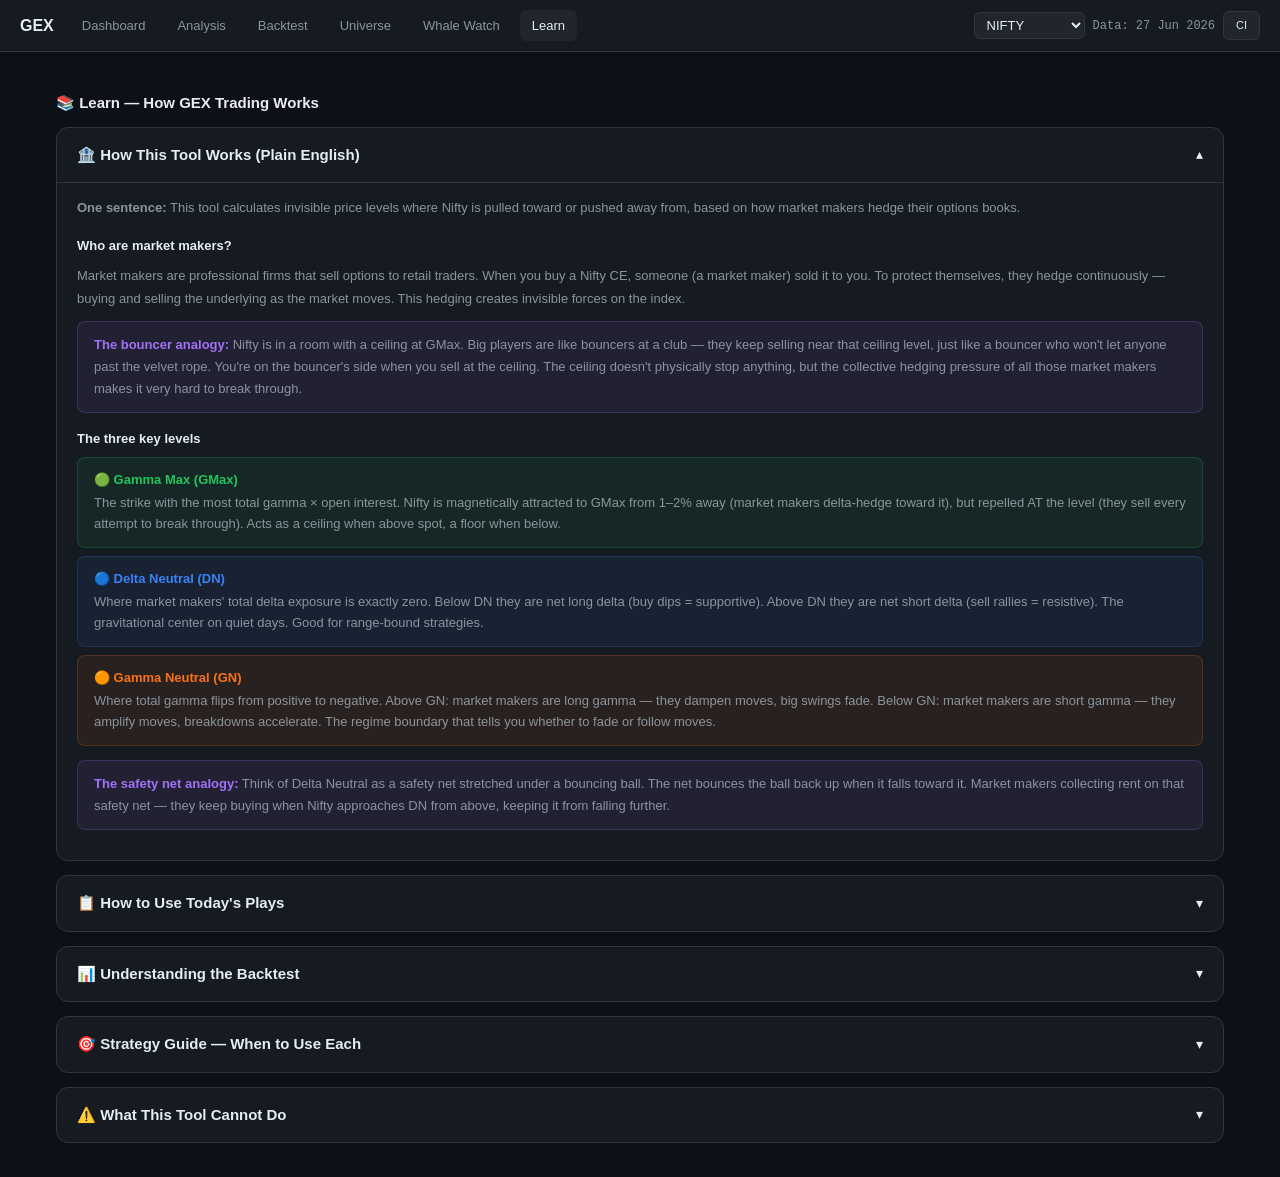
<file: learn.html>
<!DOCTYPE html>
<html lang="en">
<head>
<meta charset="UTF-8"><meta name="viewport" content="width=device-width,initial-scale=1">
<title>GEX Learn — India Options</title>
<link rel="stylesheet" href="./css/style.css">
<style>
.learn-section { background:var(--bg-card); border:1px solid var(--border); border-radius:12px; margin-bottom:14px; overflow:hidden; }
.learn-header { padding:16px 20px; cursor:pointer; display:flex; align-items:center; justify-content:space-between; }
.learn-header:hover { background:var(--bg-card-hover); }
.learn-title { font-size:15px; font-weight:700; }
.learn-body { padding:4px 20px 20px; border-top:1px solid var(--border); }
.learn-body p { color:var(--text-muted); font-size:13px; line-height:1.75; margin:10px 0; }
.learn-body h3 { font-size:13px; font-weight:700; margin:16px 0 6px; color:var(--text-primary); }
.learn-body ul { color:var(--text-muted); font-size:13px; line-height:1.8; padding-left:20px; }
.learn-body li { margin-bottom:4px; }
.level-box { border-radius:8px; padding:12px 16px; margin:8px 0; }
.level-gmax { background:rgba(34,197,94,.08);  border:1px solid rgba(34,197,94,.2); }
.level-dn   { background:rgba(59,130,246,.08); border:1px solid rgba(59,130,246,.2); }
.level-gn   { background:rgba(249,115,22,.08); border:1px solid rgba(249,115,22,.2); }
.level-name { font-weight:700; font-size:13px; margin-bottom:4px; }
.level-desc { color:var(--text-muted); font-size:13px; line-height:1.6; }
.analogy-box { background:rgba(167,114,247,.08); border:1px solid rgba(167,114,247,.2); border-radius:8px; padding:12px 16px; margin:10px 0; font-size:13px; color:var(--text-muted); line-height:1.7; }
.analogy-box strong { color:var(--purple); }
.rule-grid { display:grid; grid-template-columns:1fr 1fr; gap:10px; margin:12px 0; }
@media(max-width:600px){ .rule-grid { grid-template-columns:1fr; } }
.rule-card { background:var(--bg-primary); border-radius:8px; padding:12px 14px; }
.rule-card .rule-title { font-size:12px; font-weight:700; margin-bottom:6px; }
.rule-card .rule-body { font-size:12px; color:var(--text-muted); line-height:1.6; }
.decision-table { width:100%; font-size:12px; margin:12px 0; }
.decision-table th { background:var(--bg-input); padding:8px 12px; text-align:left; font-size:11px; text-transform:uppercase; letter-spacing:.4px; color:var(--text-muted); }
.decision-table td { padding:8px 12px; border-bottom:1px solid rgba(48,54,61,.4); }
.decision-table tr:last-child td { border-bottom:none; }
.stat-highlight { display:inline-block; font-size:22px; font-weight:700; font-family:var(--mono); margin-right:6px; }
.warn-box { background:rgba(248,81,73,.07); border:1px solid rgba(248,81,73,.2); border-radius:8px; padding:12px 14px; margin:10px 0; font-size:13px; color:var(--text-muted); }
</style>
</head>
<body>
<nav class="nav" id="nav"></nav>
<div class="page">
  <div class="section-header">
    <span class="section-title">📚 Learn — How GEX Trading Works</span>
  </div>

  <!-- Section 1 -->
  <div class="learn-section" id="sec-0">
    <div class="learn-header" onclick="toggle(0)">
      <span class="learn-title">🏦 How This Tool Works (Plain English)</span>
      <span id="chv-0">▾</span>
    </div>
    <div class="learn-body" id="bod-0" style="display:none">
      <p><strong>One sentence:</strong> This tool calculates invisible price levels where Nifty is pulled toward or pushed away from, based on how market makers hedge their options books.</p>

      <h3>Who are market makers?</h3>
      <p>Market makers are professional firms that sell options to retail traders. When you buy a Nifty CE, someone (a market maker) sold it to you. To protect themselves, they hedge continuously — buying and selling the underlying as the market moves. This hedging creates invisible forces on the index.</p>

      <div class="analogy-box">
        <strong>The bouncer analogy:</strong> Nifty is in a room with a ceiling at GMax. Big players are like bouncers at a club — they keep selling near that ceiling level, just like a bouncer who won't let anyone past the velvet rope. You're on the bouncer's side when you sell at the ceiling. The ceiling doesn't physically stop anything, but the collective hedging pressure of all those market makers makes it very hard to break through.
      </div>

      <h3>The three key levels</h3>
      <div class="level-box level-gmax">
        <div class="level-name" style="color:#22c55e">🟢 Gamma Max (GMax)</div>
        <div class="level-desc">The strike with the most total gamma × open interest. Nifty is magnetically attracted to GMax from 1–2% away (market makers delta-hedge toward it), but repelled AT the level (they sell every attempt to break through). Acts as a ceiling when above spot, a floor when below.</div>
      </div>
      <div class="level-box level-dn">
        <div class="level-name" style="color:#3b82f6">🔵 Delta Neutral (DN)</div>
        <div class="level-desc">Where market makers' total delta exposure is exactly zero. Below DN they are net long delta (buy dips = supportive). Above DN they are net short delta (sell rallies = resistive). The gravitational center on quiet days. Good for range-bound strategies.</div>
      </div>
      <div class="level-box level-gn">
        <div class="level-name" style="color:#f97316">🟠 Gamma Neutral (GN)</div>
        <div class="level-desc">Where total gamma flips from positive to negative. Above GN: market makers are long gamma — they dampen moves, big swings fade. Below GN: market makers are short gamma — they amplify moves, breakdowns accelerate. The regime boundary that tells you whether to fade or follow moves.</div>
      </div>

      <div class="analogy-box" style="margin-top:14px">
        <strong>The safety net analogy:</strong> Think of Delta Neutral as a safety net stretched under a bouncing ball. The net bounces the ball back up when it falls toward it. Market makers collecting rent on that safety net — they keep buying when Nifty approaches DN from above, keeping it from falling further.
      </div>
    </div>
  </div>

  <!-- Section 2 -->
  <div class="learn-section" id="sec-1">
    <div class="learn-header" onclick="toggle(1)">
      <span class="learn-title">📋 How to Use Today's Plays</span>
      <span id="chv-1">▾</span>
    </div>
    <div class="learn-body" id="bod-1" style="display:none">
      <h3>Daily workflow</h3>
      <div class="rule-grid">
        <div class="rule-card"><div class="rule-title">9:00 AM</div><div class="rule-body">Check Telegram / dashboard for morning signal. Note GMax distance and direction.</div></div>
        <div class="rule-card"><div class="rule-title">9:15–9:30 AM</div><div class="rule-body">Watch if Nifty is actually moving toward GMax. DO NOT enter blindly at open — wait for confirmation.</div></div>
        <div class="rule-card"><div class="rule-title">Entry trigger</div><div class="rule-body">Enter when Nifty has moved 0.3%+ in the direction of GMax in the first 15 min, or on a confirmed bounce at DN/GN.</div></div>
        <div class="rule-card"><div class="rule-title">Exit rules</div><div class="rule-body">SELL plays: target +50% decay, stop at +33% move against. BUY plays: target +100% double, stop at -50%.</div></div>
      </div>

      <h3>Entry price sweet spot</h3>
      <table class="decision-table">
        <thead><tr><th>Option price</th><th>Move needed to double</th><th>How often</th><th>Verdict</th></tr></thead>
        <tbody>
          <tr><td>₹50–₹100</td><td>0.8–1.5% Nifty move</td><td>40–50× per year</td><td style="color:#22c55e">✓ Target zone</td></tr>
          <tr><td>₹100–₹150</td><td>1.5–2.5% move</td><td>15–20× per year</td><td style="color:#22c55e">✓ OK</td></tr>
          <tr><td>₹150–₹250</td><td>2.5–3.5% move</td><td>4–8× per year</td><td style="color:#f59e0b">⚠ Harder</td></tr>
          <tr><td>&gt;₹250</td><td>&gt;3.5% move</td><td>1–2× per year</td><td style="color:#f87149">✗ Avoid</td></tr>
        </tbody>
      </table>
      <p style="font-size:12px;color:var(--text-muted)">Tool targets delta 0.20–0.30 options (₹50–₹150). These have the best math for intraday plays.</p>

      <h3>GMax distance sweet spot</h3>
      <table class="decision-table">
        <thead><tr><th>Distance</th><th>Historical positive rate</th><th>Why</th></tr></thead>
        <tbody>
          <tr><td>&lt; 0.5% away</td><td style="color:#f87149">~4.5%</td><td style="color:var(--text-muted)">MMs are actively resisting — at the level already</td></tr>
          <tr><td>0.5–0.8%</td><td style="color:#f59e0b">~28%</td><td style="color:var(--text-muted)">Transitional — approaching resistance</td></tr>
          <tr><td>0.8–2.0%</td><td style="color:#22c55e">~43%</td><td style="color:var(--text-muted)">Sweet spot — being pulled toward GMax</td></tr>
          <tr><td>&gt; 2.0%</td><td style="color:var(--text-muted)">Skipped</td><td style="color:var(--text-muted)">Too far for same-day GMax touch</td></tr>
        </tbody>
      </table>

      <h3>Hardy's +100% rule (for BUY plays)</h3>
      <div class="analogy-box">
        <strong>Rule 1:</strong> Put maximum 1% of capital on any single play.<br>
        <strong>Rule 2:</strong> When the option doubles, sell HALF — you've recovered your full cost.<br>
        <strong>Rule 3:</strong> Let the remaining half ride for free. It can go 200–300% more.<br>
        <strong>Rule 4:</strong> Exit at -50% stop if it doesn't move.<br><br>
        Hardy's exact words: "Sell enough to get your principal back, freeroll the rest."
      </div>
    </div>
  </div>

  <!-- Section 3 -->
  <div class="learn-section" id="sec-2">
    <div class="learn-header" onclick="toggle(2)">
      <span class="learn-title">📊 Understanding the Backtest</span>
      <span id="chv-2">▾</span>
    </div>
    <div class="learn-body" id="bod-2" style="display:none">
      <h3>Methodology</h3>
      <ul>
        <li><strong>Entry:</strong> Next morning's open price (Day D+1 open) — the price you'd actually pay</li>
        <li><strong>Exit (intraday):</strong> If bhavcopy high ≥ 2× entry → WIN. If low ≤ 0.5× entry → STOPPED OUT</li>
        <li><strong>Exit (EOD):</strong> If neither triggered intraday, use EOD settlement price</li>
        <li><strong>Slippage:</strong> 5% applied to both entry and exit to model bid-ask spread</li>
        <li><strong>VIX filter:</strong> No plays on days with VIX outside [14, 30]</li>
        <li><strong>Regime filter:</strong> SELL CE suppressed when spot &gt; GMax (breakout mode)</li>
      </ul>

      <p style="font-size:12px;color:var(--text-muted)">Why the old method was wrong: An option could go from ₹200 to ₹400 at 11am then settle back at ₹210 at EOD. The old backtest called it NEUTRAL (+5%). The current methodology counts it as a WIN because it doubled intraday.</p>

      <h3>Result categories</h3>
      <div class="rule-grid">
        <div class="rule-card"><div class="rule-title" style="color:#22c55e">WIN</div><div class="rule-body">Option doubled (+100%) intraday. Sold half at +100%, let rest ride. Clean outcome.</div></div>
        <div class="rule-card"><div class="rule-title" style="color:#3b82f6">NEUTRAL</div><div class="rule-body">Gained but didn't double (+1% to +99%). Time decay + small move. Good outcome if you were selling.</div></div>
        <div class="rule-card"><div class="rule-title" style="color:var(--text-muted)">SCRATCH</div><div class="rule-body">Small loss (0% to -33%). Stopped out but limited damage. Acceptable.</div></div>
        <div class="rule-card"><div class="rule-title" style="color:#f87149">LOSS</div><div class="rule-body">Hit full stop loss (-50%). After VIX + regime fixes: 0 catastrophic losses in 6-month backtest.</div></div>
      </div>

      <h3>Corrected 6-month results (Jun 2026)</h3>
      <div style="display:flex;gap:20px;flex-wrap:wrap;margin:12px 0;padding:16px;background:var(--bg-primary);border-radius:8px">
        <div><span class="stat-highlight" style="color:#22c55e">53%</span><span style="font-size:12px;color:var(--text-muted)">W+N Rate</span></div>
        <div><span class="stat-highlight">-3.5%</span><span style="font-size:12px;color:var(--text-muted)">Avg P&amp;L</span></div>
        <div><span class="stat-highlight" style="color:#22c55e">0%</span><span style="font-size:12px;color:var(--text-muted)">Catastrophic losses</span></div>
        <div><span class="stat-highlight">120</span><span style="font-size:12px;color:var(--text-muted)">Trading days</span></div>
        <div><span class="stat-highlight">41</span><span style="font-size:12px;color:var(--text-muted)">Days gated by VIX</span></div>
      </div>
      <p style="font-size:12px;color:var(--text-muted)">3 critical bugs were fixed (T-bug in gamma calc, inverted slippage, inflated WIN threshold). The old dashboard showed 70% W+N — that was wrong. 53% on valid-regime days is the honest number. Premium selling (Iron Condor / Strangle) beats premium buying: 65% of plays had NEUTRAL or SCRATCH outcomes, meaning sellers kept most of the premium.</p>
    </div>
  </div>

  <!-- Section 4 -->
  <div class="learn-section" id="sec-3">
    <div class="learn-header" onclick="toggle(3)">
      <span class="learn-title">🎯 Strategy Guide — When to Use Each</span>
      <span id="chv-3">▾</span>
    </div>
    <div class="learn-body" id="bod-3" style="display:none">
      <table class="decision-table">
        <thead><tr><th>Condition</th><th>Strategy</th><th>Why</th></tr></thead>
        <tbody>
          <tr><td>GMax 0.8–2% away, direction confirmed</td><td style="color:#3b82f6">BUY CE/PE</td><td style="color:var(--text-muted)">Being pulled toward GMax — momentum play</td></tr>
          <tr><td>GMax &gt;2% away, VIX 14–18</td><td style="color:#f59e0b">SELL premium (Iron Condor / Strangle)</td><td style="color:var(--text-muted)">Range-bound — collect theta. GEX defines safe range.</td></tr>
          <tr><td>Thursday + spot within 1% of GMax</td><td style="color:#22c55e">Gamma Pin Trade (sell ATM straddle)</td><td style="color:var(--text-muted)">Weekly expiry pins to GMax — most reliable setup</td></tr>
          <tr><td>VIX &gt; 18</td><td style="color:#a855f7">IV Rank Sell (Iron Fly at DN)</td><td style="color:var(--text-muted)">Elevated IV = expensive options. Sell at DN, collect premium, win on vol mean reversion (65–70% rate).</td></tr>
          <tr><td>VIX &lt; 14</td><td style="color:#f87149">Sit out / very small size</td><td style="color:var(--text-muted)">Options cheap — buyers have poor math, sellers have thin edge</td></tr>
          <tr><td>Spot &gt; GMax (breakout mode)</td><td style="color:#f87149">No SELL CE — wait for reset</td><td style="color:var(--text-muted)">MMs short gamma now — GMax flipped to support. Selling calls is dangerous.</td></tr>
        </tbody>
      </table>

      <div class="analogy-box" style="margin-top:12px">
        <strong>The #1 rule:</strong> Never buy an option priced above ₹150 expecting it to double same day. The math requires a 3%+ Nifty move which happens 1–2× per year. Stick to ₹50–₹100 options where a 1% move does the job.
      </div>
    </div>
  </div>

  <!-- Section 5 -->
  <div class="learn-section" id="sec-4">
    <div class="learn-header" onclick="toggle(4)">
      <span class="learn-title">⚠️ What This Tool Cannot Do</span>
      <span id="chv-4">▾</span>
    </div>
    <div class="learn-body" id="bod-4" style="display:none">
      <div class="warn-box">
        <ul style="list-style:none;padding:0">
          <li style="margin-bottom:10px">⏰ <strong>Uses yesterday's data</strong> — GEX levels are calculated from EOD bhavcopy. Intraday OI shifts can change levels meaningfully. Always verify direction at 9:15 AM before entering.</li>
          <li style="margin-bottom:10px">👁 <strong>No intraday monitoring</strong> — You must watch for your exit conditions yourself (option doubling or hitting stop). This is not an algo — it generates the setup, you execute it.</li>
          <li style="margin-bottom:10px">🏪 <strong>India F&amp;O is 90% retail</strong> — GEX theory assumes market-maker dominance. On index options (Nifty) this holds well. On individual stocks, MMs are less dominant — results are weaker.</li>
          <li style="margin-bottom:10px">📅 <strong>Expect 5–15 WIN days per 6 months</strong> — Most days will be NEUTRAL or SCRATCH. That's fine if you follow the +100% / -50% rule — wins are big, losses are small.</li>
          <li style="margin-bottom:10px">🚫 <strong>Not financial advice</strong> — Always use defined-risk structures (spreads, not naked options). Never risk more than 1% of capital per play. Options can expire worthless.</li>
        </ul>
      </div>
      <p style="font-size:12px;color:var(--text-muted)">Inspired by <strong>u/hardyrekshin</strong> (<a href="https://options.hardyrekshin.com" style="color:var(--blue)" target="_blank">options.hardyrekshin.com</a>) — same GEX approach adapted for India's Nifty market.</p>
    </div>
  </div>

</div>

<script src="./js/utils.js"></script><script src="./js/api.js"></script><script src="./js/nav.js"></script>
<script>
function toggle(i) {
  const body = document.getElementById('bod-'+i);
  const chv  = document.getElementById('chv-'+i);
  const open = body.style.display !== 'block';
  body.style.display = open ? 'block' : 'none';
  chv.textContent = open ? '▴' : '▾';
}
// Open first section by default
document.addEventListener('DOMContentLoaded', () => { buildNav('learn'); toggle(0); });
</script>
</body>
</html>
</file>
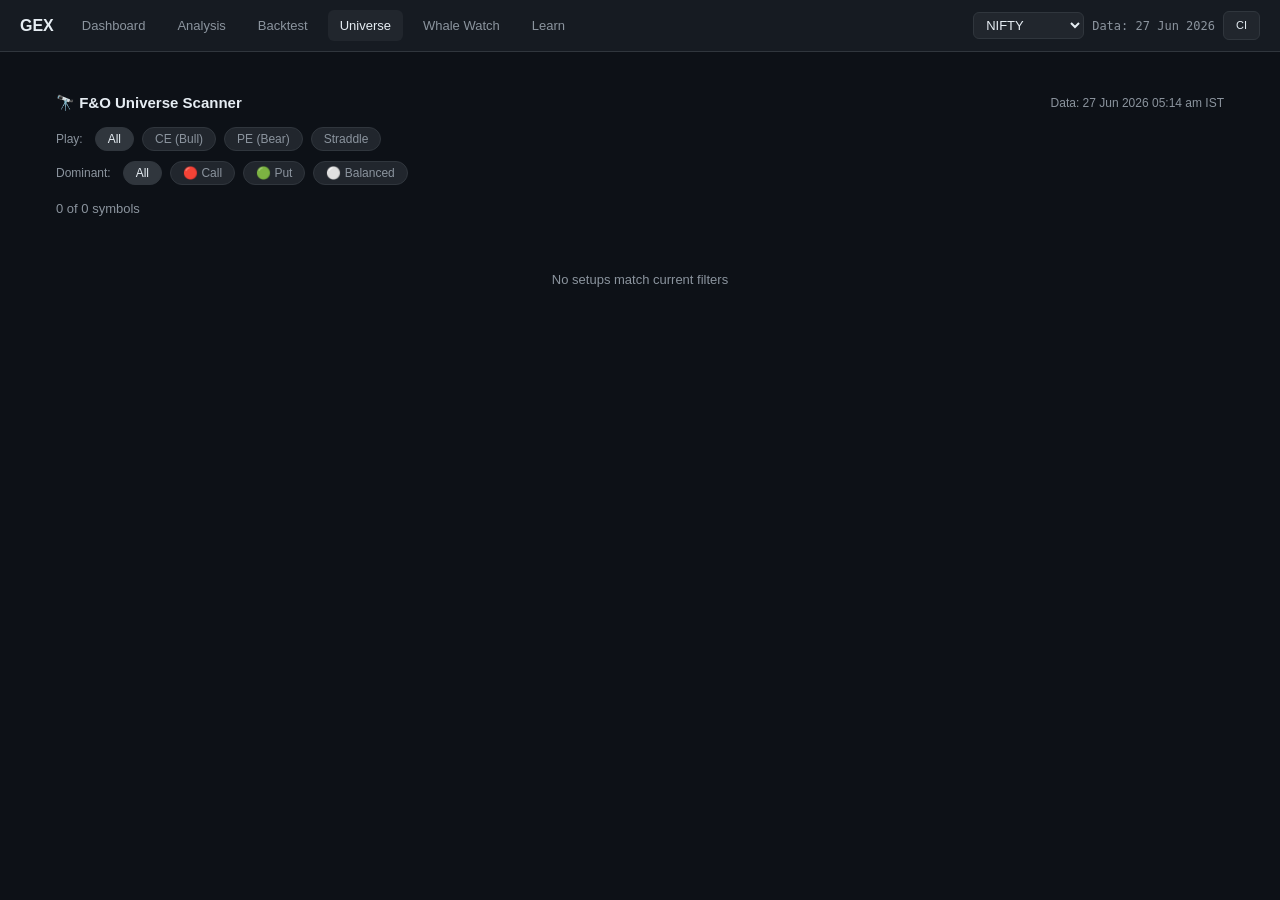
<file: universe.html>
<!DOCTYPE html>
<html lang="en">
<head>
<meta charset="UTF-8"><meta name="viewport" content="width=device-width,initial-scale=1">
<title>F&O Universe — GEX</title>
<link rel="stylesheet" href="./css/style.css">
<style>
.setup-grid { display:grid; grid-template-columns:repeat(auto-fill,minmax(240px,1fr)); gap:10px; margin-top:12px; }
.setup-card { background:var(--bg-card); border:1px solid var(--border); border-radius:8px; padding:14px 16px; cursor:pointer; transition:border-color .15s; }
.setup-card:hover { border-color:var(--amber); }
.setup-card.sell { border-left:3px solid var(--amber); }
.setup-card.buy  { border-left:3px solid var(--green); }
.setup-sym  { font-size:15px; font-weight:700; font-family:var(--mono); }
.setup-meta { font-size:12px; color:var(--text-muted); margin-top:4px; display:flex; gap:10px; flex-wrap:wrap; }
.setup-levels { font-size:12px; margin-top:8px; display:grid; grid-template-columns:1fr 1fr; gap:4px; }
.setup-lv { display:flex; flex-direction:column; }
.setup-lv .lbl { font-size:10px; color:var(--text-muted); text-transform:uppercase; letter-spacing:.4px; }
.setup-lv .val { font-family:var(--mono); font-size:13px; font-weight:600; }
.no-results { grid-column:1/-1; padding:40px; text-align:center; color:var(--text-muted); font-size:13px; }
</style>
</head>
<body>
<nav class="nav" id="nav"></nav>
<div class="page">
  <div class="section-header">
    <span class="section-title">&#128301; F&amp;O Universe Scanner</span>
    <span id="univ-ts" style="font-size:12px;color:var(--text-muted)"></span>
  </div>

  <div class="filter-row" id="filter-play">
    <span style="font-size:12px;color:var(--text-muted);align-self:center;margin-right:4px">Play:</span>
    <button class="filter-btn active" onclick="setPlay('ALL')">All</button>
    <button class="filter-btn" onclick="setPlay('CE')">CE (Bull)</button>
    <button class="filter-btn" onclick="setPlay('PE')">PE (Bear)</button>
    <button class="filter-btn" onclick="setPlay('STRADDLE')">Straddle</button>
  </div>

  <div class="filter-row" id="filter-side" style="margin-top:-4px">
    <span style="font-size:12px;color:var(--text-muted);align-self:center;margin-right:4px">Dominant:</span>
    <button class="filter-btn active" onclick="setSide('ALL')">All</button>
    <button class="filter-btn" onclick="setSide('CALL')">&#128308; Call</button>
    <button class="filter-btn" onclick="setSide('PUT')">&#128994; Put</button>
    <button class="filter-btn" onclick="setSide('BALANCED')">&#9898; Balanced</button>
  </div>

  <div id="univ-count" style="font-size:13px;color:var(--text-muted);margin-bottom:4px"></div>
  <div id="setup-grid" class="setup-grid">
    <div class="skeleton skel-card"></div>
    <div class="skeleton skel-card"></div>
    <div class="skeleton skel-card"></div>
    <div class="skeleton skel-card"></div>
    <div class="skeleton skel-card"></div>
    <div class="skeleton skel-card"></div>
  </div>
</div>

<script src="./js/utils.js"></script><script src="./js/api.js"></script><script src="./js/nav.js"></script>
<script>
let _all = [], _play = 'ALL', _side = 'ALL';

document.addEventListener('DOMContentLoaded', async () => {
  buildNav('universe');
  try {
    const data = await API.getUniverse();
    // Actual shape: { generated_at, bhavcopy_date, vix, total_results, setups: [...] }
    // Each setup: { symbol, spot, gamma_max, delta_neutral, gmax_distance_pct,
    //               lot_size, total_oi, pc_ratio_at_gmax, dominant_side, suggested_play }
    _all = data.setups || data.results || data.symbols || data.data || [];
    if (!Array.isArray(_all)) _all = Object.values(_all);

    const ts = data.generated_at || data.scan_date || data.timestamp || '';
    if (ts) document.getElementById('univ-ts').textContent = 'Data: ' + fmtTs(ts);
    renderGrid();
  } catch(e) {
    document.getElementById('setup-grid').innerHTML = '<div class="no-results">No universe data available — run the universe scanner to populate.</div>';
  }
});

function setPlay(v) {
  _play = v;
  document.querySelectorAll('#filter-play .filter-btn').forEach(b => {
    b.classList.toggle('active', b.textContent.trim() === (v === 'ALL' ? 'All' : v === 'CE' ? 'CE (Bull)' : v === 'PE' ? 'PE (Bear)' : 'Straddle'));
  });
  renderGrid();
}

function setSide(v) {
  _side = v;
  document.querySelectorAll('#filter-side .filter-btn').forEach(b => {
    const map = { ALL: 'All', CALL: 'Call', PUT: 'Put', BALANCED: 'Balanced' };
    b.classList.toggle('active', b.textContent.replace(/[^\w]/g,'').trim() === (map[v] || v));
  });
  renderGrid();
}

function renderGrid() {
  let filtered = _all;

  if (_play !== 'ALL') {
    filtered = filtered.filter(s => (s.suggested_play || '').toUpperCase() === _play);
  }
  if (_side !== 'ALL') {
    filtered = filtered.filter(s => (s.dominant_side || '').toUpperCase() === _side);
  }

  document.getElementById('univ-count').textContent = filtered.length + ' of ' + _all.length + ' symbols';

  const grid = document.getElementById('setup-grid');
  if (!filtered.length) {
    grid.innerHTML = '<div class="no-results">No setups match current filters</div>';
    return;
  }

  grid.innerHTML = filtered.slice(0, 120).map(s => {
    const sym      = s.symbol || '?';
    const spot     = s.spot || 0;
    const gmax     = s.gamma_max;
    const dn       = s.delta_neutral;
    const dist     = s.gmax_distance_pct;
    const play     = (s.suggested_play || '').toUpperCase();
    const side     = (s.dominant_side || '').toUpperCase();
    const pcRatio  = s.pc_ratio_at_gmax;

    // Direction class: PE = bearish (sell-biased), CE = bullish (buy-biased)
    const dirClass = play === 'PE' ? 'sell' : play === 'CE' ? 'buy' : '';
    const badge    = play === 'PE'
      ? '<span class="badge badge-sell">&#8681; PE</span>'
      : play === 'CE'
        ? '<span class="badge badge-buy">&#8679; CE</span>'
        : play === 'STRADDLE'
          ? '<span class="badge" style="background:#444;color:#ccc">&#8597; STR</span>'
          : '';

    const sideColor = side === 'CALL' ? 'var(--green)' : side === 'PUT' ? 'var(--amber)' : 'var(--text-muted)';
    const distStr   = dist != null ? (dist >= 0 ? '+' : '') + dist.toFixed(2) + '%' : '—';

    return '<div class="setup-card ' + dirClass + '" onclick="loadSymDetail(\'' + sym + '\')" style="cursor:pointer">'
      + '<div style="display:flex;align-items:center;justify-content:space-between">'
      +   '<span class="setup-sym">' + sym + '</span>'
      +   badge
      + '</div>'
      + '<div class="setup-meta">'
      +   '<span>Spot <strong style="color:var(--text-primary);font-family:var(--mono)">' + fmt(spot) + '</strong></span>'
      +   '<span style="color:' + sideColor + '">' + (side || '—') + '</span>'
      + '</div>'
      + '<div class="setup-levels">'
      +   '<div class="setup-lv"><span class="lbl" style="color:var(--level-gmax)">GMax</span><span class="val">' + (fmt(gmax) || '—') + '</span></div>'
      +   '<div class="setup-lv"><span class="lbl" style="color:var(--level-dn)">DN</span><span class="val">' + (fmt(dn) || '—') + '</span></div>'
      +   '<div class="setup-lv"><span class="lbl">Dist</span><span class="val">' + distStr + '</span></div>'
      +   '<div class="setup-lv"><span class="lbl">P/C</span><span class="val">' + (pcRatio != null ? pcRatio.toFixed(2) : '—') + '</span></div>'
      + '</div>'
      + '</div>';
  }).join('');
}
</script>

<style>
.sym-detail-overlay {
  display:none; position:fixed; inset:0;
  background:rgba(0,0,0,.65); z-index:100; backdrop-filter:blur(2px);
}
.sym-detail-panel {
  position:absolute; right:0; top:0; bottom:0; width:min(500px,100vw);
  background:var(--bg-card); border-left:1px solid var(--border);
  overflow-y:auto; padding:20px 22px; display:flex; flex-direction:column; gap:12px;
}
.sym-detail-header { display:flex; justify-content:space-between; align-items:center; }
.sym-detail-close  {
  background:none; border:1px solid var(--border); color:var(--text-muted);
  padding:4px 10px; border-radius:6px; cursor:pointer; font-size:18px; line-height:1;
}
.sym-play-card {
  background:var(--bg-input); border:1px solid var(--border);
  border-radius:8px; padding:12px 14px; border-left:3px solid var(--amber);
  margin-bottom:8px;
}
.sym-play-card.buy { border-left-color:var(--green); }
.sym-eli5 {
  background:rgba(88,166,255,.07); border:1px solid rgba(88,166,255,.2);
  border-radius:6px; padding:10px 12px; font-size:12px; color:var(--text-secondary);
  margin-top:8px;
}
.sym-eli5-lbl {
  font-size:10px; color:var(--blue); text-transform:uppercase;
  letter-spacing:.5px; font-weight:700; margin-bottom:4px;
}
.sym-meta-row {
  display:flex; flex-wrap:wrap; gap:10px; font-size:12px; color:var(--text-muted);
  padding:8px 0; border-bottom:1px solid var(--border); margin-bottom:4px;
}
.sym-meta-row strong { color:var(--text-primary); font-family:var(--mono); }
</style>

<!-- Symbol detail slide-in panel -->
<div class="sym-detail-overlay" id="sym-overlay"
     onclick="if(event.target===this)closeSymDetail()">
  <div class="sym-detail-panel" id="sym-panel">
    <div class="sym-detail-header">
      <span id="sym-detail-title" style="font-size:20px;font-weight:800"></span>
      <button class="sym-detail-close" onclick="closeSymDetail()">✕</button>
    </div>
    <div class="sym-meta-row" id="sym-detail-meta">Loading…</div>
    <div id="sym-detail-plays"></div>
  </div>
</div>

<script>
function closeSymDetail() {
  document.getElementById('sym-overlay').style.display = 'none';
}

function _eli5Short(p, sym) {
  var s      = sym || 'the stock';
  var strike = p.strike || 0;
  var ltp    = p.ltp || p.approx_ltp || 0;
  var otype  = (p.option_type || 'CE').toUpperCase();
  var above  = otype === 'CE' ? 'below ' : 'above ';
  if ((p.direction || 'SELL') === 'SELL') {
    return 'Sell ' + otype + ' ' + fmt(strike)
      + ' at Rs.' + fmt(ltp, 0)
      + ' — keep the premium if ' + s + ' stays ' + above + fmt(strike) + ' at expiry.';
  }
  return 'Buy ' + otype + ' ' + fmt(strike)
    + ' at Rs.' + fmt(ltp, 0)
    + ' — profit if ' + s + ' breaks '
    + (otype === 'CE' ? 'above ' : 'below ') + fmt(strike) + '.';
}

async function loadSymDetail(sym) {
  var overlay  = document.getElementById('sym-overlay');
  var titleEl  = document.getElementById('sym-detail-title');
  var metaEl   = document.getElementById('sym-detail-meta');
  var playsEl  = document.getElementById('sym-detail-plays');

  titleEl.textContent = sym;
  metaEl.innerHTML    = 'Loading…';
  playsEl.innerHTML   = '';
  overlay.style.display = 'block';

  var scan = null;
  try { scan = await fetch('/api/scan/' + sym).then(function(r){ return r.ok ? r.json() : null; }); }
  catch(e) {}

  if (!scan || !scan.spot) {
    metaEl.innerHTML = '<span style="color:var(--amber)">⏳ Scanning <strong>' + sym + '</strong>... (30-60s)</span>';
    playsEl.innerHTML = '<div style="color:var(--text-muted);font-size:13px;padding:12px 0">Running GEX scan — please wait…</div>';
    try {
      var r2 = await fetch('/api/scan/' + sym + '/refresh', {method:'POST'});
      scan = r2.ok ? await r2.json() : null;
    } catch(e2) { scan = null; }
    if (!scan || !scan.spot) {
      metaEl.innerHTML = '<span style="color:var(--red)">❌ Scan failed for <strong>' + sym + '</strong>. NSE data may be unavailable.</span>';
      playsEl.innerHTML = '';
      return;
    }
  }

  var spot  = scan.spot || 0;
  var kl    = scan.key_levels || {};
  var gmax  = kl.gamma_max  || scan.gamma_max  || 0;
  var dn    = kl.delta_neutral || scan.delta_neutral || 0;
  var dist  = scan.gmax_distance_pct;
  var bias  = scan.market_bias || 'NEUTRAL';
  var vix   = scan.vix;
  var ts    = scan.timestamp ? fmtTs(scan.timestamp) : '';
  var regime = scan.regime || 'NORMAL';
  var biasCol = bias === 'BULLISH' ? 'var(--green)' : bias === 'BEARISH' ? 'var(--red)' : 'var(--text-muted)';

  var distStr = dist != null ? (dist >= 0 ? '+' : '') + Number(dist).toFixed(2) + '%' : '—';

  metaEl.innerHTML = [
    'Spot <strong>' + fmt(spot) + '</strong>',
    gmax  ? 'GMax <strong style="color:var(--level-gmax)">' + fmt(gmax) + '</strong>' : '',
    dn    ? 'DN <strong style="color:var(--level-dn)">'   + fmt(dn)   + '</strong>' : '',
    dist != null ? 'Dist <strong>' + distStr + '</strong>' : '',
    vix   ? 'VIX <strong>' + Number(vix).toFixed(1) + '</strong>' : '',
    'Bias <strong style="color:' + biasCol + '">' + bias + '</strong>',
    ts    ? '<span style="color:var(--text-muted);font-size:11px">Data: ' + ts + '</span>' : '',
  ].filter(Boolean).join(' &nbsp;·&nbsp; ');

  var plays = (scan.gamma_max_plays || []).concat(scan.delta_neutral_plays || []);

  if (!plays.length) {
    var reason = scan.gmax_skip_reason || 'GMax is outside the actionable zone today';
    playsEl.innerHTML = '<div style="color:var(--text-muted);font-size:13px;padding:12px 0;line-height:1.6">'
      + '⚠️ No plays for <strong>' + sym + '</strong> today.<br>'
      + '<span style="font-size:12px">' + reason + '</span></div>';
    return;
  }

  var html = '';
  plays.forEach(function(p) {
    var isSell = (p.direction || 'SELL') === 'SELL';
    var conv   = (p.conviction || 'MEDIUM').toUpperCase();
    var convCol = conv === 'HIGH' ? 'var(--green)' : conv === 'LOW' ? 'var(--text-muted)' : 'var(--amber)';
    var e5     = _eli5Short(p, sym);
    var expiry = p.expiry || '';
    var ltp    = p.ltp || p.approx_ltp || 0;

    html += '<div class="sym-play-card' + (isSell ? '' : ' buy') + '">'
      + '<div style="display:flex;justify-content:space-between;align-items:center;margin-bottom:6px">'
      +   '<span style="font-weight:700;font-size:15px">'
      +     '<span class="badge badge-' + (isSell ? 'sell' : 'buy') + '">'
      +       (p.direction || 'SELL')
      +     '</span> '
      +     (p.option_type || 'CE') + ' ' + fmt(p.strike)
      +   '</span>'
      +   '<span style="color:' + convCol + ';font-size:12px">' + conv + '</span>'
      + '</div>'
      + '<div style="font-size:12px;color:var(--text-muted);margin-bottom:8px">'
      +   (p.strategy || '')
      +   (ltp ? ' &nbsp;·&nbsp; Rs.' + fmt(ltp, 0) + ' premium' : '')
      +   (expiry ? ' &nbsp;·&nbsp; Exp ' + expiry : '')
      + '</div>'
      + '<div class="sym-eli5">'
      +   '<div class="sym-eli5-lbl">Plain English</div>'
      +   e5
      + '</div>'
      + (p.rationale ? '<div style="font-size:11px;color:var(--text-muted);margin-top:6px;line-height:1.5">'
          + p.rationale.slice(0, 180) + (p.rationale.length > 180 ? '…' : '') + '</div>' : '')
      + '</div>';
  });

  // "Load in Dashboard" button
  html += '<button onclick="localStorage.setItem(\'gex_ticker\', \''+sym+'\');window.location.href=\'/\'" '
    + 'style="width:100%;margin-top:4px;padding:11px;background:var(--blue);color:#fff;'
    + 'border:none;border-radius:8px;cursor:pointer;font-weight:600;font-size:14px">'
    + '📊 Load ' + sym + ' in Dashboard</button>';

  playsEl.innerHTML = html;
}
</script>
</body>
</html>
</file>
<file: css/style.css>
:root {
  --bg-primary:   #0d1117;
  --bg-card:      #161b22;
  --bg-card-hover:#1c2128;
  --bg-input:     #21262d;
  --border:       #30363d;
  --text-primary: #e6edf3;
  --text-muted:   #8b949e;
  --text-link:    #58a6ff;
  --green:        #3fb950;
  --red:          #f85149;
  --blue:         #58a6ff;
  --amber:        #f59e0b;
  --purple:       #a371f7;
  --signal-sell:  #f59e0b;
  --signal-buy:   #22c55e;
  --signal-none:  #475569;
  --regime-warn:  #ef4444;
  --level-gmax:   #22c55e;
  --level-dn:     #3b82f6;
  --level-gn:     #f97316;
  --radius-sm: 4px; --radius-md: 6px; --radius-lg: 10px;
  --font: -apple-system, BlinkMacSystemFont, "Segoe UI", sans-serif;
  --mono: ui-monospace, "Cascadia Code", monospace;
}
*, *::before, *::after { box-sizing: border-box; margin: 0; padding: 0; }
body { font-family: var(--font); background: var(--bg-primary); color: var(--text-primary);
       font-size: 14px; line-height: 1.5; min-height: 100vh; }
a { color: var(--text-link); text-decoration: none; }
a:hover { text-decoration: underline; }

/* Nav */
.nav { position: sticky; top: 0; z-index: 100; background: var(--bg-card);
       border-bottom: 1px solid var(--border); padding: 0 20px;
       display: flex; align-items: center; gap: 8px; height: 52px; }
.nav-brand { font-weight: 700; font-size: 16px; color: var(--text-primary); margin-right: 8px; }
.nav-link { padding: 6px 12px; border-radius: var(--radius-md); color: var(--text-muted);
            font-size: 13px; font-weight: 500; transition: all .15s; }
.nav-link:hover, .nav-link.active { background: var(--bg-input); color: var(--text-primary); text-decoration: none; }
.nav-spacer { flex: 1; }
.nav-freshness { font-size: 12px; color: var(--text-muted); font-family: var(--mono); }
.nav-btn { background: var(--bg-input); border: 1px solid var(--border); color: var(--text-primary);
           padding: 5px 12px; border-radius: var(--radius-md); cursor: pointer; font-size: 13px;
           font-weight: 500; transition: all .15s; }
.nav-btn:hover { background: var(--border); }
.nav-btn.spinning { animation: spin .8s linear infinite; }
@keyframes spin { to { transform: rotate(360deg); } }

/* Signal banner */
.signal-banner { padding: 10px 20px; display: flex; align-items: center; gap: 16px;
                 font-size: 13px; font-weight: 600; border-bottom: 1px solid var(--border); }
.signal-banner.sell  { background: rgba(245,158,11,.1); border-color: rgba(245,158,11,.3); }
.signal-banner.buy   { background: rgba(34,197,94,.1);  border-color: rgba(34,197,94,.3); }
.signal-banner.none  { background: var(--bg-card); }
.signal-text  { font-size: 15px; }
.regime-badge { padding: 3px 10px; border-radius: 20px; font-size: 11px; font-weight: 700;
                letter-spacing: .5px; text-transform: uppercase; }
.regime-normal { background: rgba(63,185,80,.15); color: var(--green); border: 1px solid rgba(63,185,80,.3); }
.regime-warn   { background: rgba(239,68,68,.15);  color: var(--red);   border: 1px solid rgba(239,68,68,.3); }

/* Page layout */
.page { max-width: 1200px; margin: 0 auto; padding: 20px 16px; }
.grid-4 { display: grid; grid-template-columns: repeat(4,1fr); gap: 14px; }
.grid-3 { display: grid; grid-template-columns: repeat(3,1fr); gap: 14px; }
.grid-2 { display: grid; grid-template-columns: repeat(2,1fr); gap: 14px; }
@media(max-width:768px) {
  .grid-4 { grid-template-columns: repeat(2,1fr); }
  .grid-3,.grid-2 { grid-template-columns: 1fr; }
}

/* Cards */
.card { background: var(--bg-card); border: 1px solid var(--border);
        border-radius: var(--radius-lg); padding: 16px 20px; }
.card-label { font-size: 11px; color: var(--text-muted); text-transform: uppercase;
              letter-spacing: .7px; font-weight: 600; margin-bottom: 6px; }
.card-value { font-size: 26px; font-weight: 700; font-family: var(--mono); }
.card-sub   { font-size: 12px; color: var(--text-muted); margin-top: 4px; }
.card-gmax  { border-top: 3px solid var(--level-gmax); }
.card-dn    { border-top: 3px solid var(--level-dn); }
.card-gn    { border-top: 3px solid var(--level-gn); }

/* Play cards */
.plays-grid { display: grid; grid-template-columns: repeat(auto-fill, minmax(280px,1fr)); gap: 12px; margin-top: 16px; }
.play-card  { background: var(--bg-card); border: 1px solid var(--border);
              border-radius: var(--radius-lg); padding: 14px 16px; }
.play-card:hover { border-color: var(--amber); }
.play-header { display: flex; align-items: center; justify-content: space-between; margin-bottom: 10px; }
.play-badge  { padding: 3px 10px; border-radius: 4px; font-size: 12px; font-weight: 700; }
.play-sell   { background: rgba(245,158,11,.2); color: var(--amber); }
.play-buy    { background: rgba(34,197,94,.2);  color: var(--green); }
.play-strike { font-size: 20px; font-weight: 700; font-family: var(--mono); }
.play-meta   { display: flex; gap: 12px; font-size: 12px; color: var(--text-muted); }
.play-meta span { display: flex; flex-direction: column; }
.play-meta .val { color: var(--text-primary); font-weight: 600; font-family: var(--mono); }
.play-conv   { width: 8px; height: 8px; border-radius: 50%; }
.conv-HIGH   { background: var(--green); } .conv-MEDIUM { background: var(--amber); } .conv-LOW { background: var(--red); }
details summary { cursor: pointer; color: var(--text-link); font-size: 12px; margin-top: 10px; }
details p { font-size: 13px; color: var(--text-muted); margin-top: 6px; line-height: 1.6; }

/* Section header */
.section-header { display: flex; align-items: center; justify-content: space-between;
                  margin-bottom: 12px; margin-top: 20px; }
.section-title  { font-size: 15px; font-weight: 700; }

/* Tables */
.table-wrap { overflow-x: auto; }
table { width: 100%; border-collapse: collapse; font-size: 13px; }
th { padding: 8px 12px; text-align: left; font-size: 11px; text-transform: uppercase;
     letter-spacing: .5px; color: var(--text-muted); border-bottom: 1px solid var(--border); }
td { padding: 8px 12px; border-bottom: 1px solid rgba(48,54,61,.5); }
tr:hover td { background: var(--bg-card-hover); }
.badge { padding: 2px 8px; border-radius: 4px; font-size: 11px; font-weight: 700; }
.badge-win     { background: rgba(63,185,80,.2);  color: var(--green); }
.badge-neutral { background: rgba(88,166,255,.2); color: var(--blue); }
.badge-scratch { background: rgba(139,148,158,.2);color: var(--text-muted); }
.badge-loss    { background: rgba(248,81,73,.2);  color: var(--red); }
.badge-sell    { background: rgba(245,158,11,.2); color: var(--amber); }
.badge-buy     { background: rgba(34,197,94,.2);  color: var(--green); }

/* Summary stat row */
.stat-row { display: flex; gap: 24px; flex-wrap: wrap; padding: 14px 0; border-bottom: 1px solid var(--border); margin-bottom: 16px; }
.stat-item { display: flex; flex-direction: column; gap: 2px; }
.stat-label { font-size: 11px; color: var(--text-muted); text-transform: uppercase; letter-spacing: .5px; }
.stat-value { font-size: 20px; font-weight: 700; font-family: var(--mono); }

/* Filters */
.filter-row { display: flex; gap: 8px; flex-wrap: wrap; margin-bottom: 14px; }
.filter-btn { background: var(--bg-input); border: 1px solid var(--border); color: var(--text-muted);
              padding: 4px 12px; border-radius: 20px; cursor: pointer; font-size: 12px; transition: all .15s; }
.filter-btn.active, .filter-btn:hover { background: var(--border); color: var(--text-primary); }

/* Skeleton loader */
.skeleton { background: linear-gradient(90deg, var(--bg-card) 25%, var(--bg-input) 50%, var(--bg-card) 75%);
            background-size: 200% 100%; animation: shimmer 1.4s infinite; border-radius: var(--radius-md); }
@keyframes shimmer { 0% { background-position: -200% 0; } 100% { background-position: 200% 0; } }
.skel-line { height: 14px; margin-bottom: 8px; }
.skel-card { height: 80px; border-radius: var(--radius-lg); }

/* Positive/Negative */
.pos { color: var(--green); } .neg { color: var(--red); }

.card-spot { border-top: 3px solid var(--blue); }
</file>
